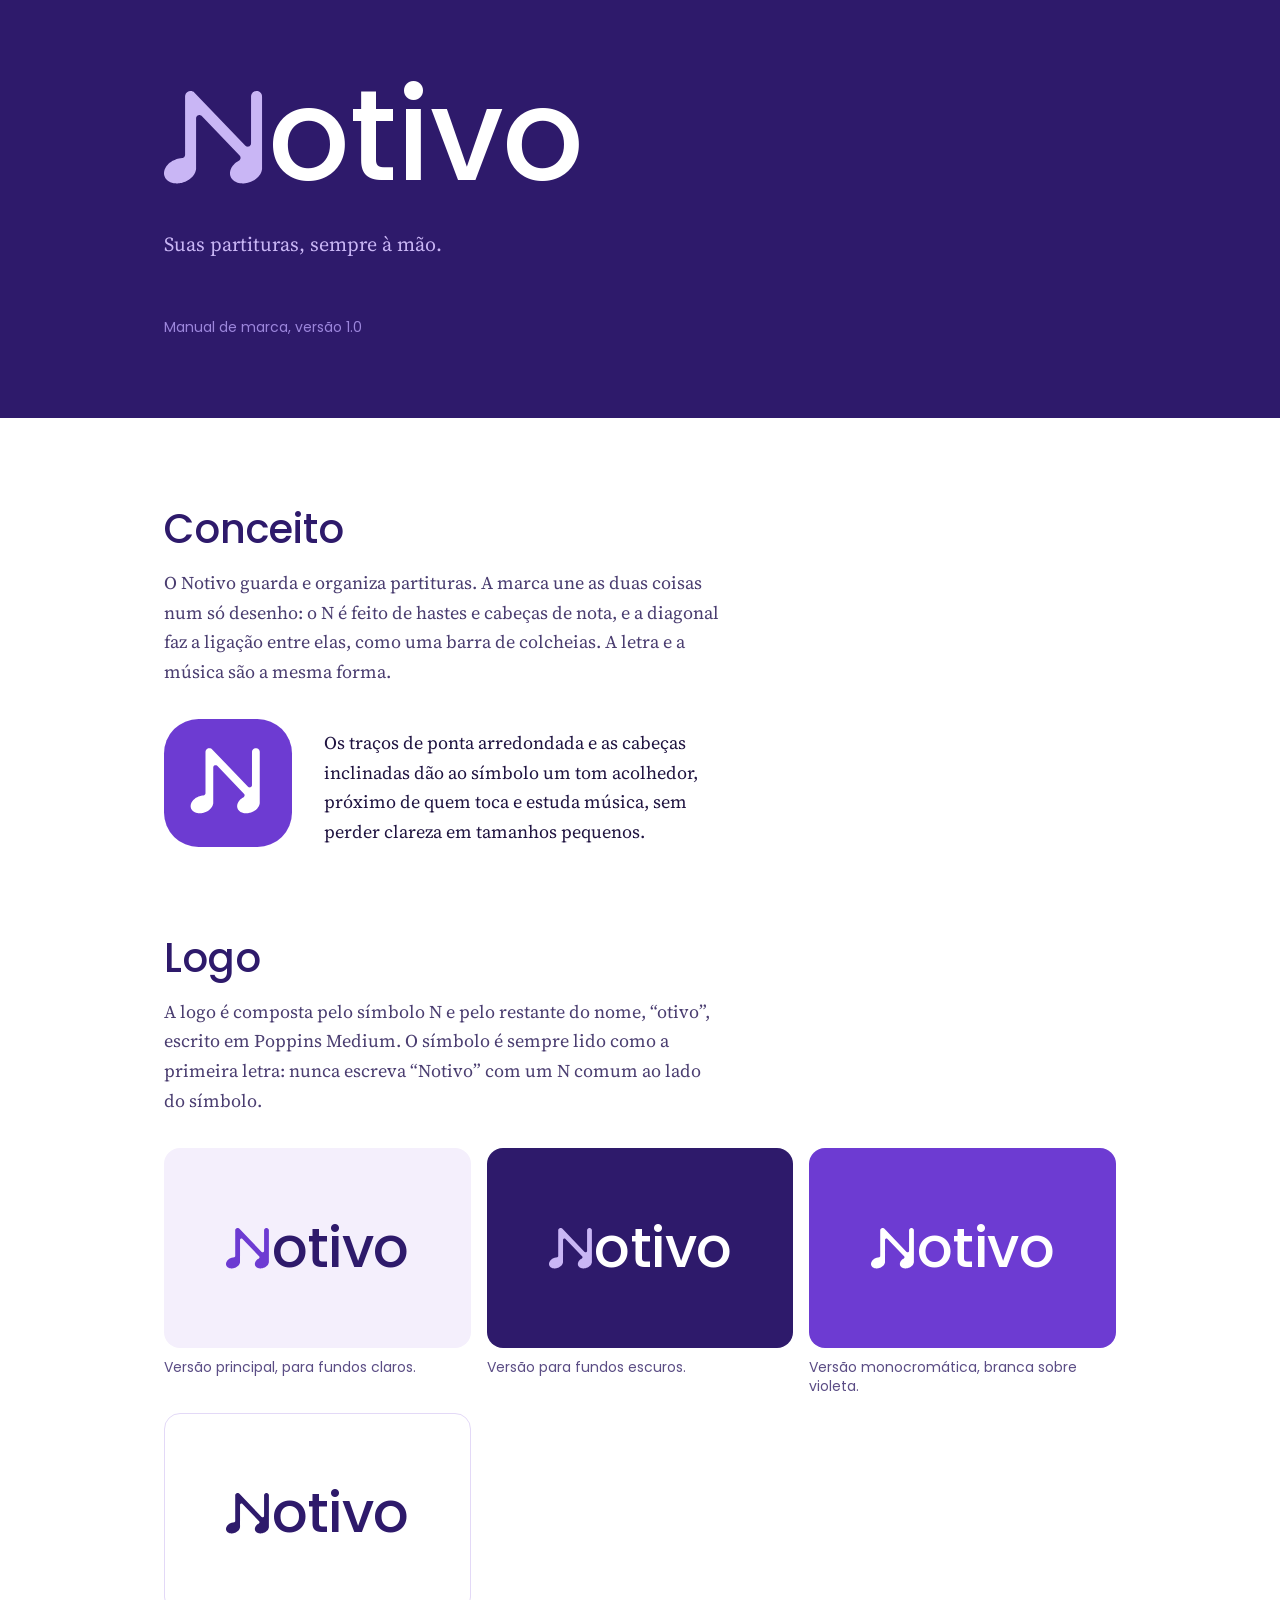
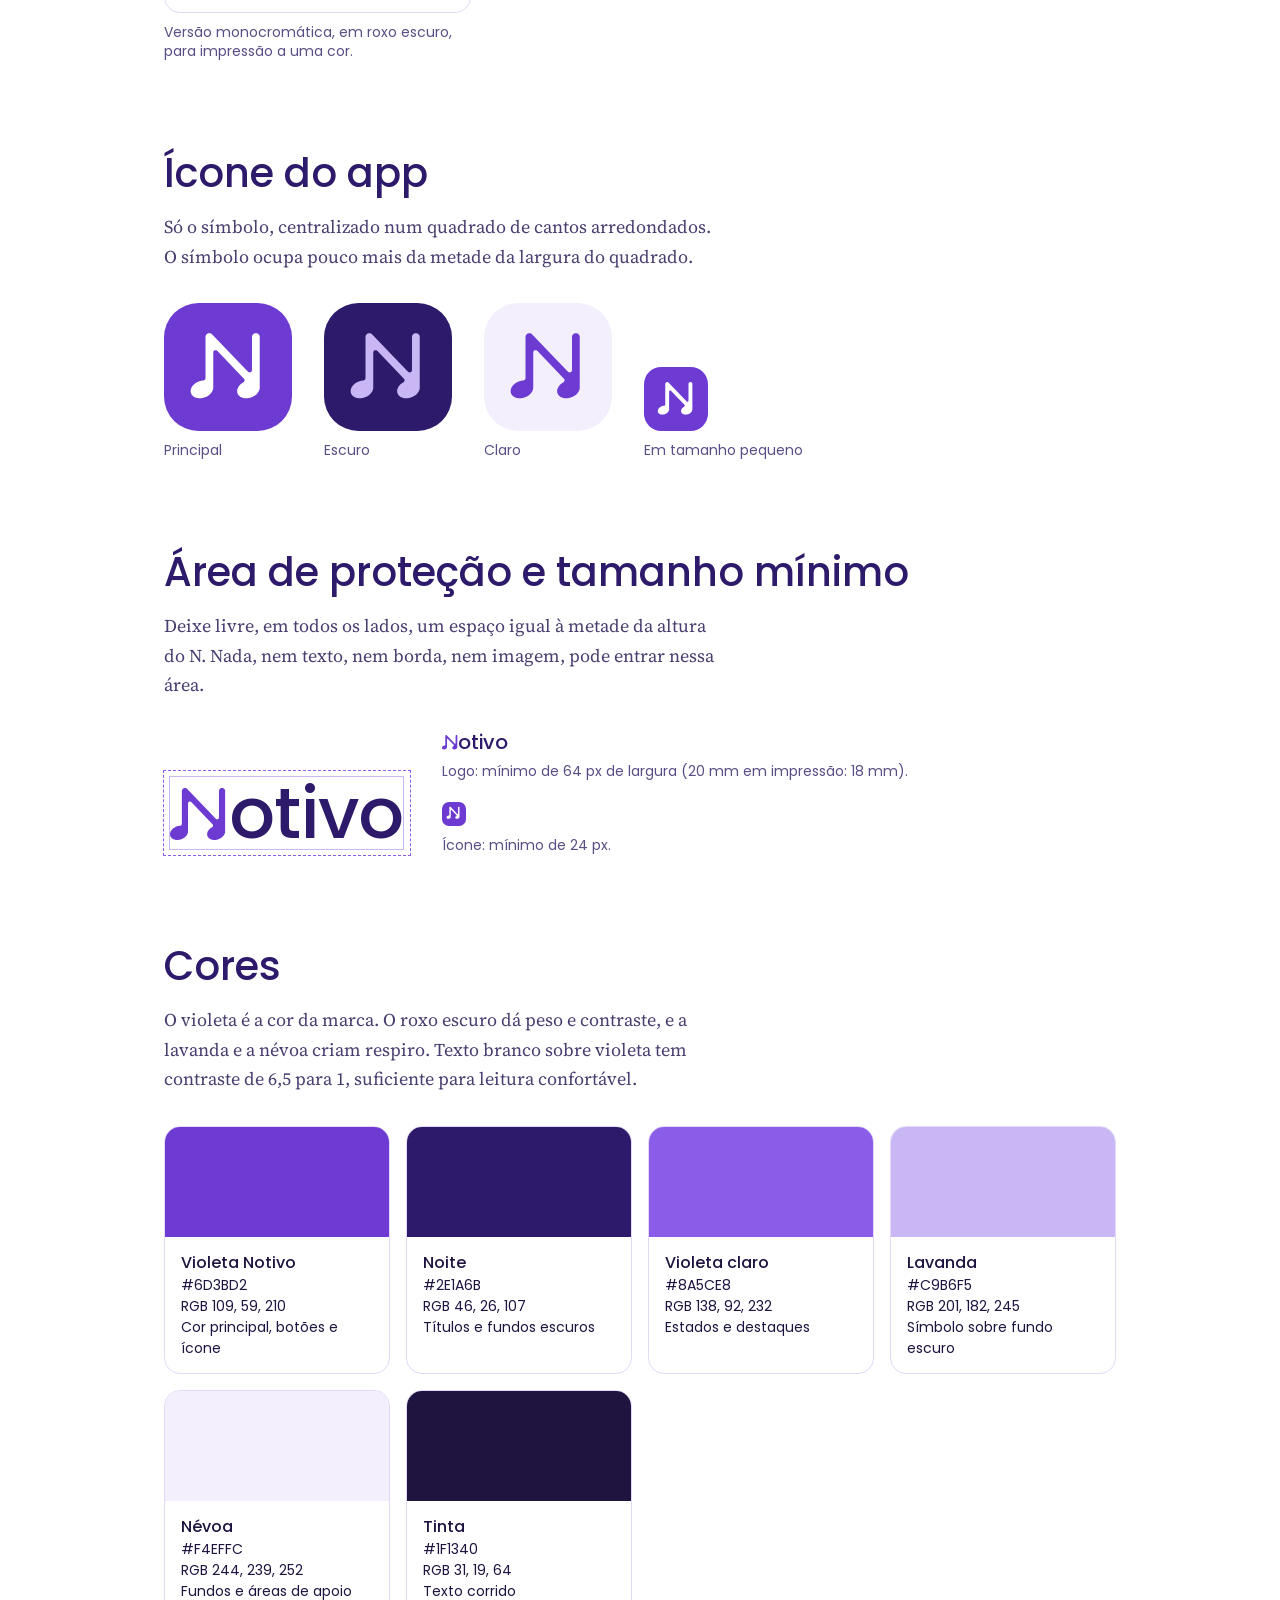
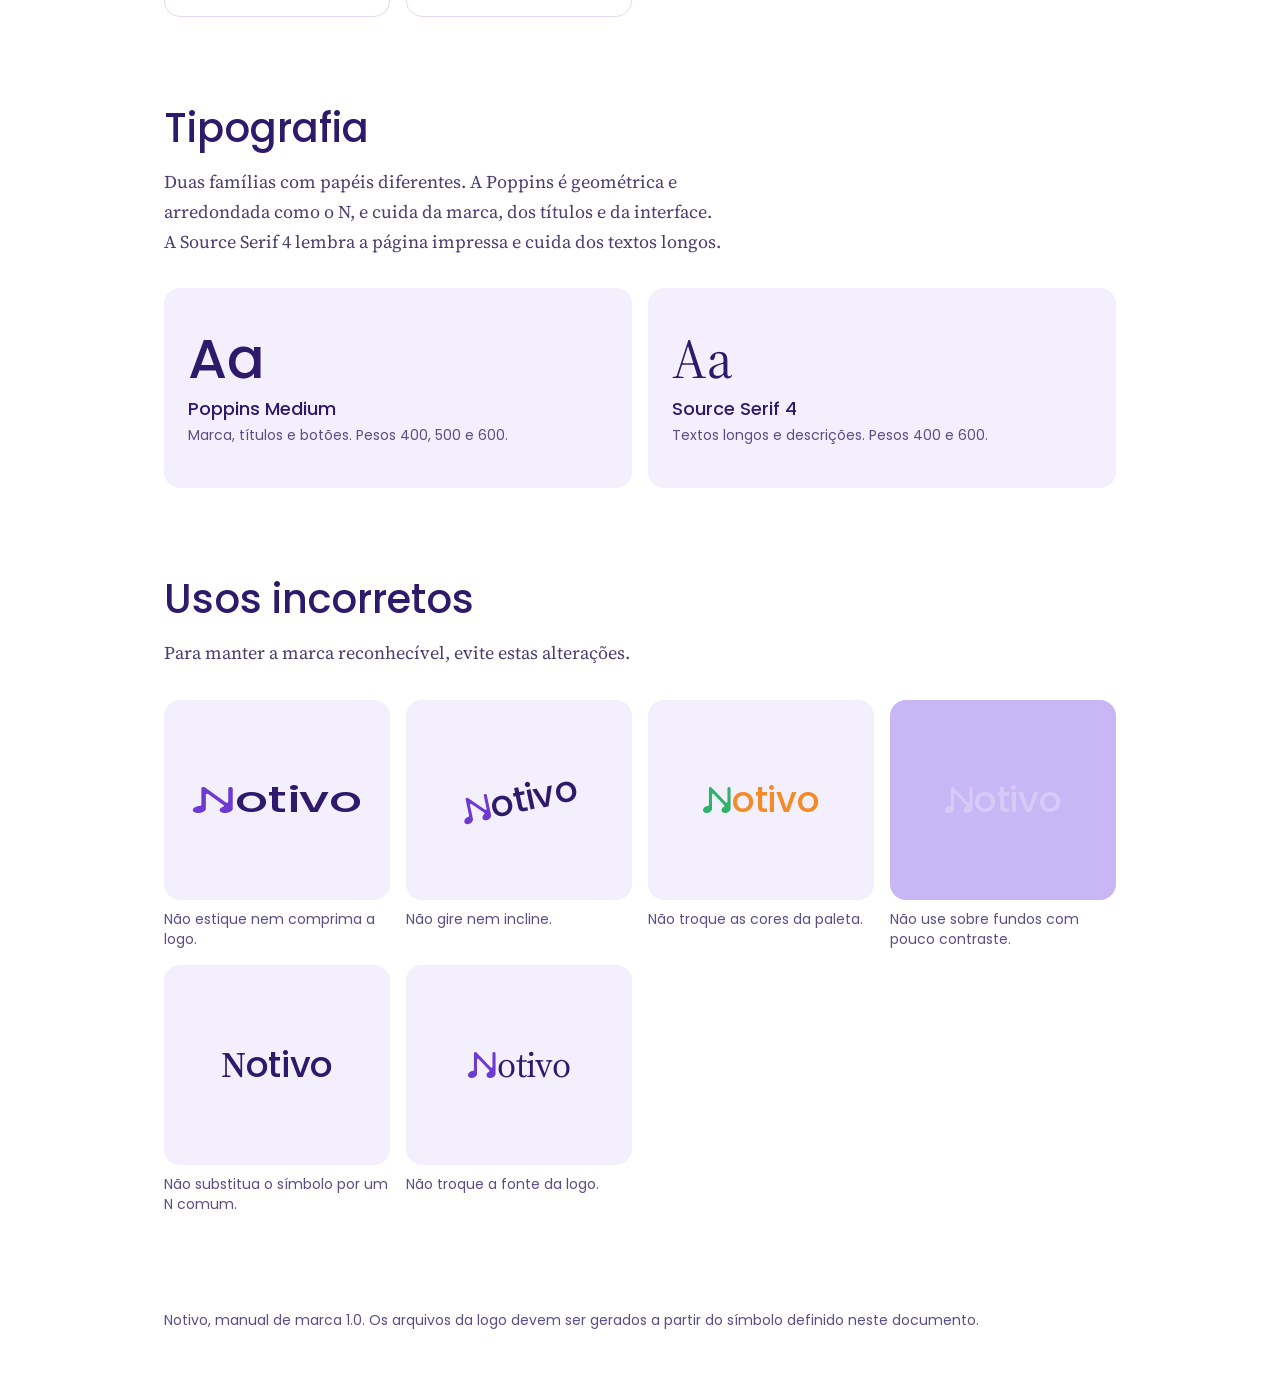
<file: docs/notivo-manual-de-marca/notivo-manual-de-marca.html>
<!DOCTYPE html>
<html lang="pt-BR">
<head>
<meta charset="utf-8">
<meta name="viewport" content="width=device-width, initial-scale=1">
<title>Notivo – Manual de marca</title>
<link rel="preconnect" href="https://fonts.googleapis.com">
<link rel="preconnect" href="https://fonts.gstatic.com" crossorigin>
<link href="https://fonts.googleapis.com/css2?family=Poppins:wght@400;500;600&family=Source+Serif+4:wght@400;600&display=swap" rel="stylesheet">
<style>
:root{--violeta:#6D3BD2;--noite:#2E1A6B;--lavanda:#C9B6F5;--nevoa:#F4EFFC;--ameixa:#4B2A9B;--claro:#8A5CE8;--tinta:#1F1340;
--sans:'Poppins',system-ui,sans-serif;--serif:'Source Serif 4',Georgia,serif}
*{box-sizing:border-box;margin:0}
body{font:400 18px/1.65 var(--serif);color:var(--tinta);background:#fff}
h1,h2,h3{font-family:var(--sans);font-weight:500;line-height:1.15;color:var(--noite)}
h2{font-size:clamp(28px,4vw,40px);margin-bottom:16px}
h3{font-size:18px;margin-bottom:6px}
p{max-width:62ch}
a{color:var(--violeta)}
.wrap{max-width:1000px;margin:0 auto;padding:0 24px}
section{padding:88px 0 0}
.lead{color:#4a3d70;margin-bottom:32px}
.logo{font-family:var(--sans);font-weight:500;font-size:var(--fs,48px);line-height:1;letter-spacing:-.01em;white-space:nowrap;color:var(--txt,var(--noite))}
.logo .mark{height:.722em;width:auto;vertical-align:-.03em;margin-right:.05em;color:var(--mk,var(--violeta));overflow:visible}
.hero{background:var(--noite);padding:72px 0 80px;color:#fff}
.hero .logo{--fs:clamp(56px,12vw,128px);--txt:#fff;--mk:var(--lavanda)}
.hero p{margin-top:28px;color:var(--lavanda);font-size:20px}
.hero small{display:block;margin-top:56px;font:400 14px var(--sans);color:#9c86dc}
.grid{display:grid;gap:16px}
.g2{grid-template-columns:repeat(auto-fit,minmax(280px,1fr))}
.g3{grid-template-columns:repeat(auto-fit,minmax(200px,1fr))}
.tile{border-radius:16px;min-height:200px;display:grid;place-items:center;padding:24px}
.cap{font:400 14px/1.4 var(--sans);color:#5b4d85;margin-top:10px}
.light{background:var(--nevoa)}.dark{background:var(--noite);--txt:#fff;--mk:var(--lavanda)}
.vio{background:var(--violeta);--txt:#fff;--mk:#fff}.white{background:#fff;border:1px solid #e3d9f7}
.app{width:128px;aspect-ratio:1;border-radius:27%;background:var(--violeta);display:grid;place-items:center;color:#fff}
.app svg{width:54%;height:auto;overflow:visible}
.app.s{width:64px}.app.n{background:var(--noite);color:var(--lavanda)}.app.l{background:var(--nevoa);color:var(--violeta)}
.clear{outline:1.5px dashed var(--claro);padding:.35em;position:relative;--fs:72px;display:inline-block}
.clear::after{content:"";position:absolute;inset:.35em;outline:1px solid var(--lavanda)}
.sw{border-radius:16px;overflow:hidden;border:1px solid #e3d9f7}
.sw i{display:block;height:110px}
.sw div{padding:14px 16px;font:400 14px/1.5 var(--sans)}
.sw b{font-weight:500;font-size:16px;display:block}
.type{font-family:var(--sans)}
.bad{position:relative;overflow:hidden}
.bad .logo{--fs:36px}
.row{display:flex;gap:32px;align-items:flex-end;flex-wrap:wrap}
footer{padding:96px 0 64px;font:400 14px var(--sans);color:#5b4d85}
</style>
</head>
<body>
<svg width="0" height="0" style="position:absolute" aria-hidden="true"><defs><path id="n" d="M10.00 46.40L9.97 46.75L9.91 47.05L9.79 47.37L9.65 47.65L9.45 47.93L9.24 48.15L8.96 48.38L8.67 48.55L8.34 48.68L8.00 48.77L6.72 48.90L5.58 49.09L4.73 49.29L3.88 49.54L2.79 49.94L1.96 50.30L0.94 50.82L0.17 51.28L-0.52 51.75L-1.01 52.11L-1.64 52.64L-2.23 53.20L-2.64 53.62L-3.15 54.22L-3.61 54.82L-3.92 55.29L-4.31 55.95L-4.71 56.80L-4.96 57.49L-5.15 58.18L-5.28 58.88L-5.34 59.72L-5.32 60.40L-5.23 61.07L-5.07 61.72L-4.80 62.48L-4.50 63.08L-4.14 63.65L-3.72 64.18L-3.13 64.79L-2.58 65.24L-1.98 65.66L-1.37 66.01L-0.73 66.31L-0.22 66.52L0.46 66.74L1.01 66.89L1.76 67.04L2.32 67.13L3.10 67.20L3.69 67.23L4.51 67.22L5.10 67.19L5.93 67.11L6.53 67.02L7.36 66.85L7.95 66.71L8.77 66.47L9.35 66.26L10.16 65.95L10.71 65.70L11.48 65.31L12.00 65.02L12.72 64.57L13.21 64.23L13.87 63.72L14.31 63.35L14.90 62.79L15.30 62.38L15.81 61.79L16.14 61.35L16.57 60.74L16.84 60.27L17.17 59.65L17.46 58.96L17.69 58.29L17.97 57.06L18.00 56.84L18.01 19.68L18.06 19.39L18.12 19.15L18.34 18.67L18.50 18.44L18.70 18.22L19.11 17.89L19.58 17.65L19.86 17.57L20.11 17.53L20.64 17.52L21.15 17.63L21.43 17.74L21.68 17.88L21.92 18.05L22.13 18.25L49.69 46.95L49.92 47.23L50.10 47.54L50.23 47.85L50.31 48.14L50.36 48.48L50.36 48.78L50.31 49.12L50.21 49.46L50.09 49.74L49.91 50.02L49.64 50.33L49.36 50.57L47.95 51.43L47.00 52.11L46.16 52.82L45.39 53.59L44.68 54.42L44.08 55.29L43.81 55.73L43.49 56.35L43.11 57.26L42.85 58.18L42.70 59.11L42.66 60.00L42.69 60.44L42.76 61.03L42.86 61.48L42.98 61.89L43.30 62.69L43.50 63.08L43.74 63.47L44.28 64.18L44.71 64.63L45.04 64.94L45.81 65.52L46.23 65.78L46.82 66.11L47.76 66.51L48.26 66.68L48.97 66.88L50.02 67.09L51.13 67.20L51.93 67.23L52.49 67.22L53.64 67.14L54.81 66.96L55.64 66.79L56.20 66.64L57.35 66.26L57.90 66.05L58.68 65.71L59.74 65.17L60.25 64.87L60.95 64.41L61.88 63.72L62.70 62.99L63.46 62.20L64.13 61.38L64.70 60.52L65.18 59.64L65.55 58.74L65.80 57.85L66.00 56.87L66.00 3.92L65.93 3.24L65.76 2.63L65.48 2.02L65.10 1.47L64.74 1.09L64.30 0.73L63.82 0.44L63.33 0.23L62.79 0.08L62.22 0.01L61.68 0.01L61.12 0.10L60.58 0.26L60.10 0.48L59.62 0.78L59.19 1.16L58.83 1.56L58.52 2.02L58.28 2.54L58.12 3.04L58.03 3.52L58.00 4.00L57.99 38.26L57.92 38.72L57.77 39.12L57.52 39.53L57.22 39.86L56.88 40.12L56.46 40.33L56.02 40.45L55.56 40.49L55.09 40.44L54.64 40.29L54.23 40.06L53.90 39.79L16.67 1.02L16.40 0.80L16.11 0.60L15.80 0.43L15.46 0.27L15.13 0.16L14.78 0.08L14.10 0.00L13.72 0.01L13.39 0.05L13.05 0.12L12.71 0.21L12.38 0.34L12.04 0.51L11.75 0.69L11.46 0.91L11.15 1.20L10.86 1.53L10.62 1.86L10.41 2.23L10.24 2.64L10.12 3.03L10.04 3.45L10.00 3.88L10.00 46.40Z" fill="currentColor"/></defs></svg>

<header class="hero"><div class="wrap">
<div class="logo" role="img" aria-label="Notivo"><svg class="mark" viewBox="-5.34 0 71.34 67.23"><use href="#n"/></svg><span aria-hidden="true">otivo</span></div>
<p>Suas partituras, sempre à mão.</p>
<small>Manual de marca, versão 1.0</small>
</div></header>

<main class="wrap">

<section>
<h2>Conceito</h2>
<p class="lead">O Notivo guarda e organiza partituras. A marca une as duas coisas num só desenho: o N é feito de hastes e cabeças de nota, e a diagonal faz a ligação entre elas, como uma barra de colcheias. A letra e a música são a mesma forma.</p>
<div class="row">
<div class="app"><svg viewBox="-2.9 1.9 71.34 67.23" aria-label="Ícone do app"><use href="#n"/></svg></div>
<p style="max-width:44ch">Os traços de ponta arredondada e as cabeças inclinadas dão ao símbolo um tom acolhedor, próximo de quem toca e estuda música, sem perder clareza em tamanhos pequenos.</p>
</div>
</section>

<section>
<h2>Logo</h2>
<p class="lead">A logo é composta pelo símbolo N e pelo restante do nome, “otivo”, escrito em Poppins Medium. O símbolo é sempre lido como a primeira letra: nunca escreva “Notivo” com um N comum ao lado do símbolo.</p>
<div class="grid g2">
<div><div class="tile light"><div class="logo" style="--fs:56px"><svg class="mark" viewBox="-5.34 0 71.34 67.23"><use href="#n"/></svg><span>otivo</span></div></div><p class="cap">Versão principal, para fundos claros.</p></div>
<div><div class="tile dark"><div class="logo" style="--fs:56px"><svg class="mark" viewBox="-5.34 0 71.34 67.23"><use href="#n"/></svg><span>otivo</span></div></div><p class="cap">Versão para fundos escuros.</p></div>
<div><div class="tile vio"><div class="logo" style="--fs:56px"><svg class="mark" viewBox="-5.34 0 71.34 67.23"><use href="#n"/></svg><span>otivo</span></div></div><p class="cap">Versão monocromática, branca sobre violeta.</p></div>
<div><div class="tile white"><div class="logo" style="--fs:56px;--mk:var(--noite)"><svg class="mark" viewBox="-5.34 0 71.34 67.23"><use href="#n"/></svg><span>otivo</span></div></div><p class="cap">Versão monocromática, em roxo escuro, para impressão a uma cor.</p></div>
</div>
</section>

<section>
<h2>Ícone do app</h2>
<p class="lead">Só o símbolo, centralizado num quadrado de cantos arredondados. O símbolo ocupa pouco mais da metade da largura do quadrado.</p>
<div class="row">
<div><div class="app"><svg viewBox="-2.9 1.9 71.34 67.23"><use href="#n"/></svg></div><p class="cap">Principal</p></div>
<div><div class="app n"><svg viewBox="-2.9 1.9 71.34 67.23"><use href="#n"/></svg></div><p class="cap">Escuro</p></div>
<div><div class="app l"><svg viewBox="-2.9 1.9 71.34 67.23"><use href="#n"/></svg></div><p class="cap">Claro</p></div>
<div><div class="app s"><svg viewBox="-2.9 1.9 71.34 67.23"><use href="#n"/></svg></div><p class="cap">Em tamanho pequeno</p></div>
</div>
</section>

<section>
<h2>Área de proteção e tamanho mínimo</h2>
<p class="lead">Deixe livre, em todos os lados, um espaço igual à metade da altura do N. Nada, nem texto, nem borda, nem imagem, pode entrar nessa área.</p>
<div class="row">
<div class="clear"><div class="logo" style="--fs:72px"><svg class="mark" viewBox="-5.34 0 71.34 67.23"><use href="#n"/></svg><span>otivo</span></div></div>
<div>
<div class="logo" style="--fs:20px"><svg class="mark" viewBox="-5.34 0 71.34 67.23"><use href="#n"/></svg><span>otivo</span></div>
<p class="cap">Logo: mínimo de 64 px de largura (20 mm em impressão: 18 mm).</p>
<div class="app" style="width:24px;border-radius:7px;margin-top:20px"><svg viewBox="-2.9 1.9 71.34 67.23"><use href="#n"/></svg></div>
<p class="cap">Ícone: mínimo de 24 px.</p>
</div>
</div>
</section>

<section>
<h2>Cores</h2>
<p class="lead">O violeta é a cor da marca. O roxo escuro dá peso e contraste, e a lavanda e a névoa criam respiro. Texto branco sobre violeta tem contraste de 6,5 para 1, suficiente para leitura confortável.</p>
<div class="grid g3">
<div class="sw"><i style="background:#6D3BD2"></i><div><b>Violeta Notivo</b>#6D3BD2<br>RGB 109, 59, 210<br>Cor principal, botões e ícone</div></div>
<div class="sw"><i style="background:#2E1A6B"></i><div><b>Noite</b>#2E1A6B<br>RGB 46, 26, 107<br>Títulos e fundos escuros</div></div>
<div class="sw"><i style="background:#8A5CE8"></i><div><b>Violeta claro</b>#8A5CE8<br>RGB 138, 92, 232<br>Estados e destaques</div></div>
<div class="sw"><i style="background:#C9B6F5"></i><div><b>Lavanda</b>#C9B6F5<br>RGB 201, 182, 245<br>Símbolo sobre fundo escuro</div></div>
<div class="sw"><i style="background:#F4EFFC"></i><div><b>Névoa</b>#F4EFFC<br>RGB 244, 239, 252<br>Fundos e áreas de apoio</div></div>
<div class="sw"><i style="background:#1F1340"></i><div><b>Tinta</b>#1F1340<br>RGB 31, 19, 64<br>Texto corrido</div></div>
</div>
</section>

<section>
<h2>Tipografia</h2>
<p class="lead">Duas famílias com papéis diferentes. A Poppins é geométrica e arredondada como o N, e cuida da marca, dos títulos e da interface. A Source Serif 4 lembra a página impressa e cuida dos textos longos.</p>
<div class="grid g2">
<div class="tile light" style="place-items:start;align-content:center"><div class="type" style="font-size:56px;font-weight:500;color:var(--noite);line-height:1">Aa</div><h3 style="margin-top:12px">Poppins Medium</h3><p class="cap" style="margin:0">Marca, títulos e botões. Pesos 400, 500 e 600.</p></div>
<div class="tile light" style="place-items:start;align-content:center"><div style="font:400 56px/1 var(--serif);color:var(--noite)">Aa</div><h3 style="margin-top:12px">Source Serif 4</h3><p class="cap" style="margin:0">Textos longos e descrições. Pesos 400 e 600.</p></div>
</div>
</section>

<section>
<h2>Usos incorretos</h2>
<p class="lead">Para manter a marca reconhecível, evite estas alterações.</p>
<div class="grid g3">
<div><div class="tile light bad"><div class="logo" style="transform:scaleX(1.45)"><svg class="mark" viewBox="-5.34 0 71.34 67.23"><use href="#n"/></svg><span>otivo</span></div></div><p class="cap">Não estique nem comprima a logo.</p></div>
<div><div class="tile light bad"><div class="logo" style="transform:rotate(-12deg)"><svg class="mark" viewBox="-5.34 0 71.34 67.23"><use href="#n"/></svg><span>otivo</span></div></div><p class="cap">Não gire nem incline.</p></div>
<div><div class="tile light bad"><div class="logo" style="--mk:#2FB36B;--txt:#F28C28"><svg class="mark" viewBox="-5.34 0 71.34 67.23"><use href="#n"/></svg><span>otivo</span></div></div><p class="cap">Não troque as cores da paleta.</p></div>
<div><div class="tile bad" style="background:var(--lavanda)"><div class="logo" style="--mk:#D8CAF7;--txt:#D8CAF7"><svg class="mark" viewBox="-5.34 0 71.34 67.23"><use href="#n"/></svg><span>otivo</span></div></div><p class="cap">Não use sobre fundos com pouco contraste.</p></div>
<div><div class="tile light bad"><div class="logo"><span style="font-family:var(--serif);font-weight:600">N</span><span>otivo</span></div></div><p class="cap">Não substitua o símbolo por um N comum.</p></div>
<div><div class="tile light bad"><div class="logo" style="font-family:var(--serif);font-weight:400"><svg class="mark" viewBox="-5.34 0 71.34 67.23"><use href="#n"/></svg><span>otivo</span></div></div><p class="cap">Não troque a fonte da logo.</p></div>
</div>
</section>

<footer>Notivo, manual de marca 1.0. Os arquivos da logo devem ser gerados a partir do símbolo definido neste documento.</footer>
</main>
</body>
</html>
</file>
